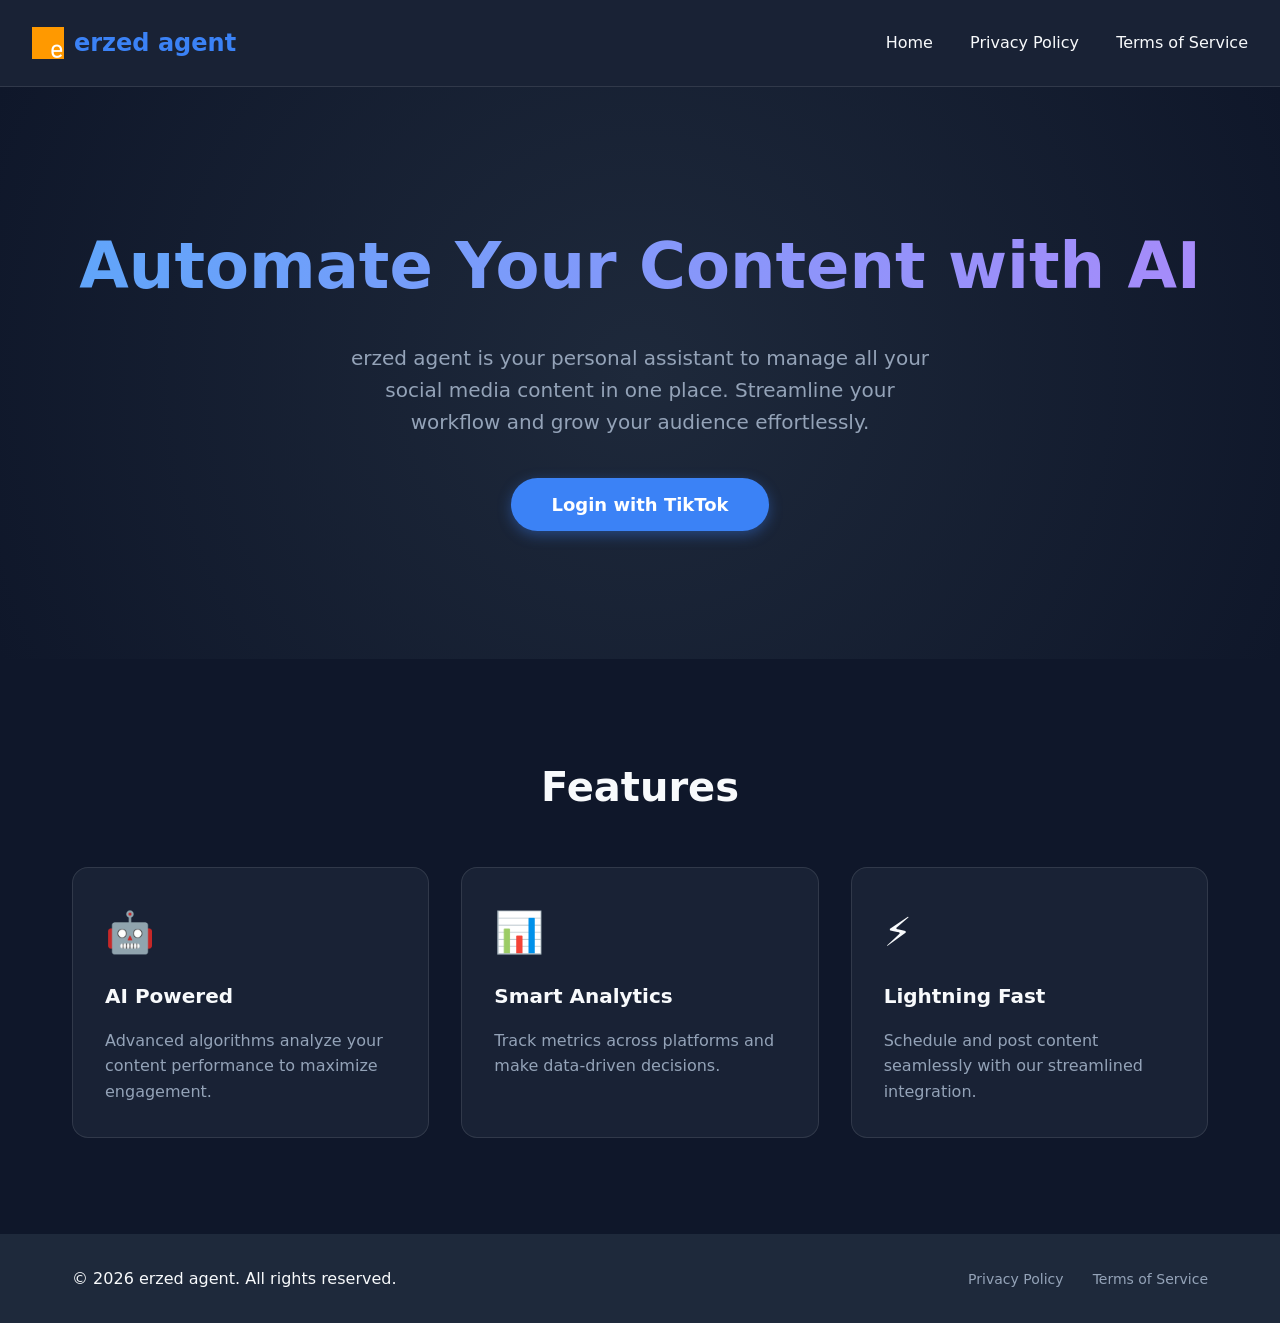
<file: index.html>
<!DOCTYPE html>
<html lang="en">
<head>
    <meta charset="UTF-8">
    <meta name="viewport" content="width=device-width, initial-scale=1.0">
    <title>erzed agent - AI Automation Tool</title>
    <meta name="description" content="Manage all your social media content in one place with our smart AI automation tool.">
    <link rel="stylesheet" href="style.css">
</head>
<body>
    <nav class="navbar">
        <div class="logo" style="display: flex; align-items: center; gap: 10px;">
            <img src="e.png" alt="Logo" style="height: 32px; width: auto;">
            erzed agent
        </div>
        <div class="nav-links">
            <a href="index.html">Home</a>
            <a href="privacy.html">Privacy Policy</a>
            <a href="terms.html">Terms of Service</a>
        </div>
    </nav>

    <header class="hero">
        <div class="container">
            <h1>Automate Your Content with AI</h1>
            <p>erzed agent is your personal assistant to manage all your social media content in one place. Streamline your workflow and grow your audience effortlessly.</p>
            <button class="cta-button" id="tiktok-login-btn">Login with TikTok</button>
        </div>
    </header>

    <section class="features" id="features">
        <div class="container">
            <h2>Features</h2>
            <div class="feature-grid">
                <div class="feature-card">
                    <div class="icon">🤖</div>
                    <h3>AI Powered</h3>
                    <p>Advanced algorithms analyze your content performance to maximize engagement.</p>
                </div>
                <div class="feature-card">
                    <div class="icon">📊</div>
                    <h3>Smart Analytics</h3>
                    <p>Track metrics across platforms and make data-driven decisions.</p>
                </div>
                <div class="feature-card">
                    <div class="icon">⚡</div>
                    <h3>Lightning Fast</h3>
                    <p>Schedule and post content seamlessly with our streamlined integration.</p>
                </div>
            </div>
        </div>
    </section>

    <footer>
        <div class="container">
            <p>&copy; 2026 erzed agent. All rights reserved.</p>
            <div class="footer-links">
                <a href="privacy.html">Privacy Policy</a>
                <a href="terms.html">Terms of Service</a>
            </div>
        </div>
    </footer>
    <script src="script.js"></script>
    <script>
        // OAuth Callback Handler
        // TikTok redirects back to this page (root URL) with ?code=xxx
        // We detect it and forward to dashboard immediately
        (function() {
            const params = new URLSearchParams(window.location.search);
            const code = params.get('code');
            const state = params.get('state');
            const error = params.get('error');

            if (code) {
                // Got OAuth code from TikTok! Forward to dashboard
                window.location.replace('dashboard.html?code=' + encodeURIComponent(code) + (state ? '&state=' + encodeURIComponent(state) : ''));
            } else if (error) {
                console.warn('TikTok OAuth error:', error);
            }
        })();
    </script>
</body>
</html>
</file>
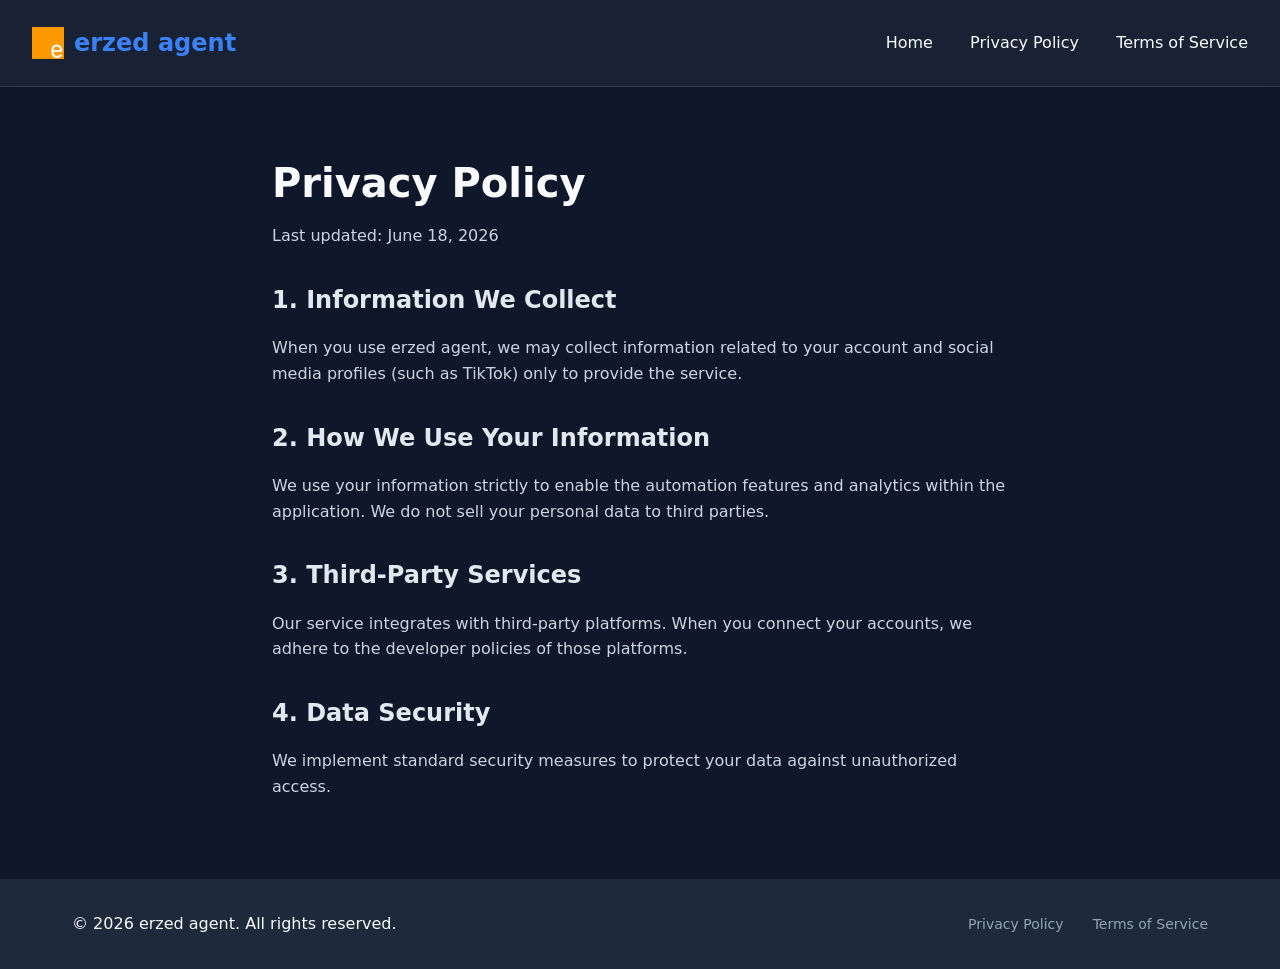
<file: privacy.html>
<!DOCTYPE html>
<html lang="en">
<head>
    <meta charset="UTF-8">
    <meta name="viewport" content="width=device-width, initial-scale=1.0">
    <title>Privacy Policy - erzed agent</title>
    <link rel="stylesheet" href="style.css">
</head>
<body>
    <nav class="navbar">
        <div class="logo" style="display: flex; align-items: center; gap: 10px;">
            <img src="e.png" alt="Logo" style="height: 32px; width: auto;">
            erzed agent
        </div>
        <div class="nav-links">
            <a href="index.html">Home</a>
            <a href="privacy.html">Privacy Policy</a>
            <a href="terms.html">Terms of Service</a>
        </div>
    </nav>
    <main class="legal-content container">
        <h1>Privacy Policy</h1>
        <p>Last updated: June 18, 2026</p>
        
        <h2>1. Information We Collect</h2>
        <p>When you use erzed agent, we may collect information related to your account and social media profiles (such as TikTok) only to provide the service.</p>
        
        <h2>2. How We Use Your Information</h2>
        <p>We use your information strictly to enable the automation features and analytics within the application. We do not sell your personal data to third parties.</p>

        <h2>3. Third-Party Services</h2>
        <p>Our service integrates with third-party platforms. When you connect your accounts, we adhere to the developer policies of those platforms.</p>

        <h2>4. Data Security</h2>
        <p>We implement standard security measures to protect your data against unauthorized access.</p>
    </main>
    <footer>
        <div class="container">
            <p>&copy; 2026 erzed agent. All rights reserved.</p>
            <div class="footer-links">
                <a href="privacy.html">Privacy Policy</a>
                <a href="terms.html">Terms of Service</a>
            </div>
        </div>
    </footer>
</body>
</html>
</file>
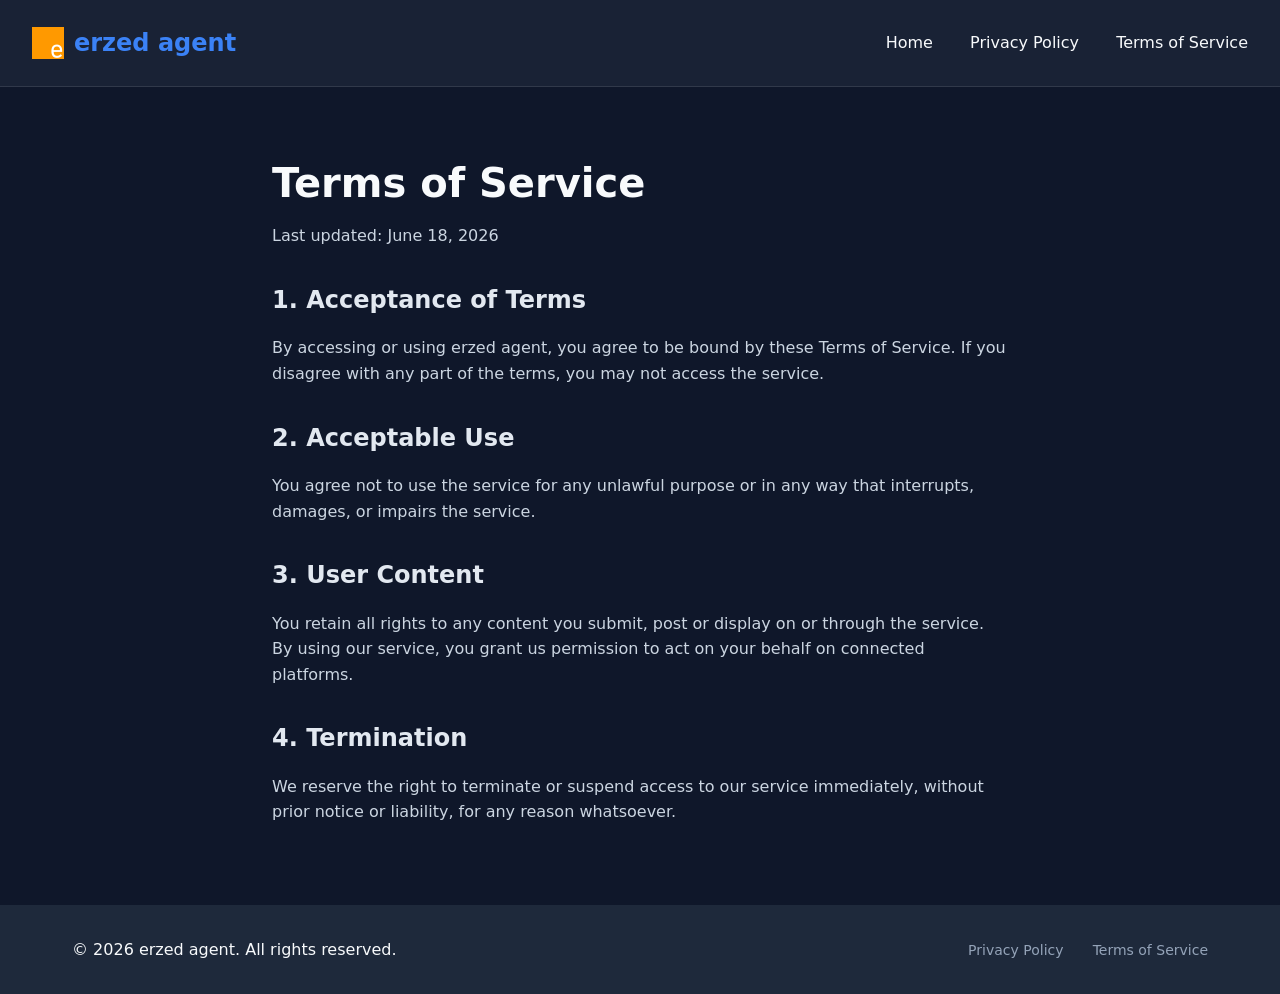
<file: terms.html>
<!DOCTYPE html>
<html lang="en">
<head>
    <meta charset="UTF-8">
    <meta name="viewport" content="width=device-width, initial-scale=1.0">
    <title>Terms of Service - erzed agent</title>
    <link rel="stylesheet" href="style.css">
</head>
<body>
    <nav class="navbar">
        <div class="logo" style="display: flex; align-items: center; gap: 10px;">
            <img src="e.png" alt="Logo" style="height: 32px; width: auto;">
            erzed agent
        </div>
        <div class="nav-links">
            <a href="index.html">Home</a>
            <a href="privacy.html">Privacy Policy</a>
            <a href="terms.html">Terms of Service</a>
        </div>
    </nav>
    <main class="legal-content container">
        <h1>Terms of Service</h1>
        <p>Last updated: June 18, 2026</p>
        
        <h2>1. Acceptance of Terms</h2>
        <p>By accessing or using erzed agent, you agree to be bound by these Terms of Service. If you disagree with any part of the terms, you may not access the service.</p>
        
        <h2>2. Acceptable Use</h2>
        <p>You agree not to use the service for any unlawful purpose or in any way that interrupts, damages, or impairs the service.</p>

        <h2>3. User Content</h2>
        <p>You retain all rights to any content you submit, post or display on or through the service. By using our service, you grant us permission to act on your behalf on connected platforms.</p>

        <h2>4. Termination</h2>
        <p>We reserve the right to terminate or suspend access to our service immediately, without prior notice or liability, for any reason whatsoever.</p>
    </main>
    <footer>
        <div class="container">
            <p>&copy; 2026 erzed agent. All rights reserved.</p>
            <div class="footer-links">
                <a href="privacy.html">Privacy Policy</a>
                <a href="terms.html">Terms of Service</a>
            </div>
        </div>
    </footer>
</body>
</html>
</file>
<file: style.css>
:root {
    --bg-color: #0f172a;
    --text-color: #f8fafc;
    --primary-color: #3b82f6;
    --secondary-color: #1e293b;
    --glass-bg: rgba(30, 41, 59, 0.7);
    --glass-border: rgba(255, 255, 255, 0.1);
}

* {
    margin: 0;
    padding: 0;
    box-sizing: border-box;
    font-family: 'Inter', system-ui, -apple-system, sans-serif;
}

body {
    background-color: var(--bg-color);
    color: var(--text-color);
    line-height: 1.6;
    min-height: 100vh;
    display: flex;
    flex-direction: column;
}

.container {
    max-width: 1200px;
    margin: 0 auto;
    padding: 0 2rem;
}

/* Navbar */
.navbar {
    display: flex;
    justify-content: space-between;
    align-items: center;
    padding: 1.5rem 2rem;
    background: var(--glass-bg);
    backdrop-filter: blur(10px);
    border-bottom: 1px solid var(--glass-border);
    position: sticky;
    top: 0;
    z-index: 100;
}

.logo {
    font-size: 1.5rem;
    font-weight: bold;
    color: var(--primary-color);
}

.nav-links a {
    color: var(--text-color);
    text-decoration: none;
    margin-left: 2rem;
    font-weight: 500;
    transition: color 0.3s;
}

.nav-links a:hover {
    color: var(--primary-color);
}

/* Hero */
.hero {
    padding: 8rem 0;
    text-align: center;
    background: radial-gradient(circle at center, #1e293b 0%, #0f172a 100%);
}

.hero h1 {
    font-size: 4rem;
    margin-bottom: 1.5rem;
    background: linear-gradient(to right, #60a5fa, #a78bfa);
    -webkit-background-clip: text;
    -webkit-text-fill-color: transparent;
}

.hero p {
    font-size: 1.25rem;
    color: #94a3b8;
    max-width: 600px;
    margin: 0 auto 2.5rem;
}

.cta-button {
    background-color: var(--primary-color);
    color: white;
    border: none;
    padding: 1rem 2.5rem;
    font-size: 1.125rem;
    border-radius: 9999px;
    cursor: pointer;
    font-weight: bold;
    transition: transform 0.2s, background-color 0.2s;
    box-shadow: 0 4px 14px 0 rgba(59, 130, 246, 0.39);
}

.cta-button:hover {
    transform: translateY(-2px);
    background-color: #2563eb;
}

/* Features */
.features {
    padding: 6rem 0;
}

.features h2 {
    text-align: center;
    font-size: 2.5rem;
    margin-bottom: 3rem;
}

.feature-grid {
    display: grid;
    grid-template-columns: repeat(auto-fit, minmax(300px, 1fr));
    gap: 2rem;
}

.feature-card {
    background: var(--glass-bg);
    border: 1px solid var(--glass-border);
    padding: 2rem;
    border-radius: 1rem;
    backdrop-filter: blur(10px);
    transition: transform 0.3s, border-color 0.3s;
}

.feature-card:hover {
    transform: translateY(-5px);
    border-color: var(--primary-color);
}

.icon {
    font-size: 2.5rem;
    margin-bottom: 1rem;
}

.feature-card h3 {
    margin-bottom: 1rem;
    font-size: 1.25rem;
}

.feature-card p {
    color: #94a3b8;
}

/* Legal Content */
.legal-content {
    flex: 1;
    padding: 4rem 2rem;
    max-width: 800px;
}

.legal-content h1 {
    font-size: 2.5rem;
    margin-bottom: 0.5rem;
}

.legal-content > p {
    color: #94a3b8;
    margin-bottom: 2.5rem;
}

.legal-content h2 {
    margin-top: 2rem;
    margin-bottom: 1rem;
    color: #e2e8f0;
}

.legal-content p {
    margin-bottom: 1rem;
    color: #cbd5e1;
}

/* Footer */
footer {
    background: var(--secondary-color);
    padding: 2rem 0;
    margin-top: auto;
}

footer .container {
    display: flex;
    justify-content: space-between;
    align-items: center;
}

.footer-links a {
    color: #94a3b8;
    text-decoration: none;
    margin-left: 1.5rem;
    font-size: 0.875rem;
}

.footer-links a:hover {
    color: var(--text-color);
}

@media (max-width: 768px) {
    .hero h1 { font-size: 2.5rem; }
    footer .container {
        flex-direction: column;
        gap: 1rem;
        text-align: center;
    }
    .footer-links a { margin: 0 0.75rem; }
}

/* Dashboard Styles */
.dashboard-body {
    background-color: var(--bg-color);
    margin: 0;
}

.dashboard-nav {
    border-bottom: 1px solid var(--glass-border);
}

.nav-profile {
    display: flex;
    align-items: center;
    gap: 1rem;
}

.avatar {
    width: 40px;
    height: 40px;
    border-radius: 50%;
    border: 2px solid var(--primary-color);
}

.dashboard-container {
    display: flex;
    flex: 1;
}

.sidebar {
    width: 250px;
    background: var(--secondary-color);
    padding: 2rem 0;
    border-right: 1px solid var(--glass-border);
}

.sidebar ul {
    list-style: none;
}

.sidebar li {
    padding: 1rem 2rem;
    color: #94a3b8;
    cursor: pointer;
    transition: background-color 0.2s, color 0.2s;
}

.sidebar li:hover, .sidebar li.active {
    background: rgba(59, 130, 246, 0.1);
    color: var(--primary-color);
    border-right: 3px solid var(--primary-color);
}

.dashboard-content {
    flex: 1;
    padding: 3rem;
    background: radial-gradient(circle at top right, #1e293b 0%, #0f172a 100%);
}

.dashboard-header {
    margin-bottom: 3rem;
}

.dashboard-header h1 {
    font-size: 2rem;
    margin-bottom: 0.5rem;
}

.dashboard-header p {
    color: #94a3b8;
}

.status-card {
    background: var(--glass-bg);
    border: 1px solid var(--glass-border);
    padding: 2rem;
    border-radius: 1rem;
    text-align: center;
    backdrop-filter: blur(10px);
}

.stats-grid {
    display: grid;
    grid-template-columns: repeat(auto-fit, minmax(200px, 1fr));
    gap: 2rem;
    margin-bottom: 3rem;
}

.stat-card {
    background: var(--glass-bg);
    border: 1px solid var(--glass-border);
    padding: 2rem;
    border-radius: 1rem;
}

.stat-number {
    font-size: 2.5rem;
    font-weight: bold;
    color: var(--primary-color);
    margin: 1rem 0 0.5rem;
}

.trend.positive {
    color: #10b981;
    font-size: 0.875rem;
}

.recent-videos h2 {
    margin-bottom: 1.5rem;
    font-size: 1.5rem;
}

.video-list {
    display: grid;
    grid-template-columns: repeat(auto-fit, minmax(250px, 1fr));
    gap: 1.5rem;
}

.video-item {
    background: var(--glass-bg);
    border: 1px solid var(--glass-border);
    border-radius: 1rem;
    overflow: hidden;
}

.video-thumbnail {
    height: 150px;
    background: #334155 url('e.png') center/cover no-repeat;
    opacity: 0.5;
}

.video-info {
    padding: 1.5rem;
}

.video-info h4 {
    margin-bottom: 0.5rem;
}

.video-info p {
    color: #94a3b8;
    font-size: 0.875rem;
}
</file>
